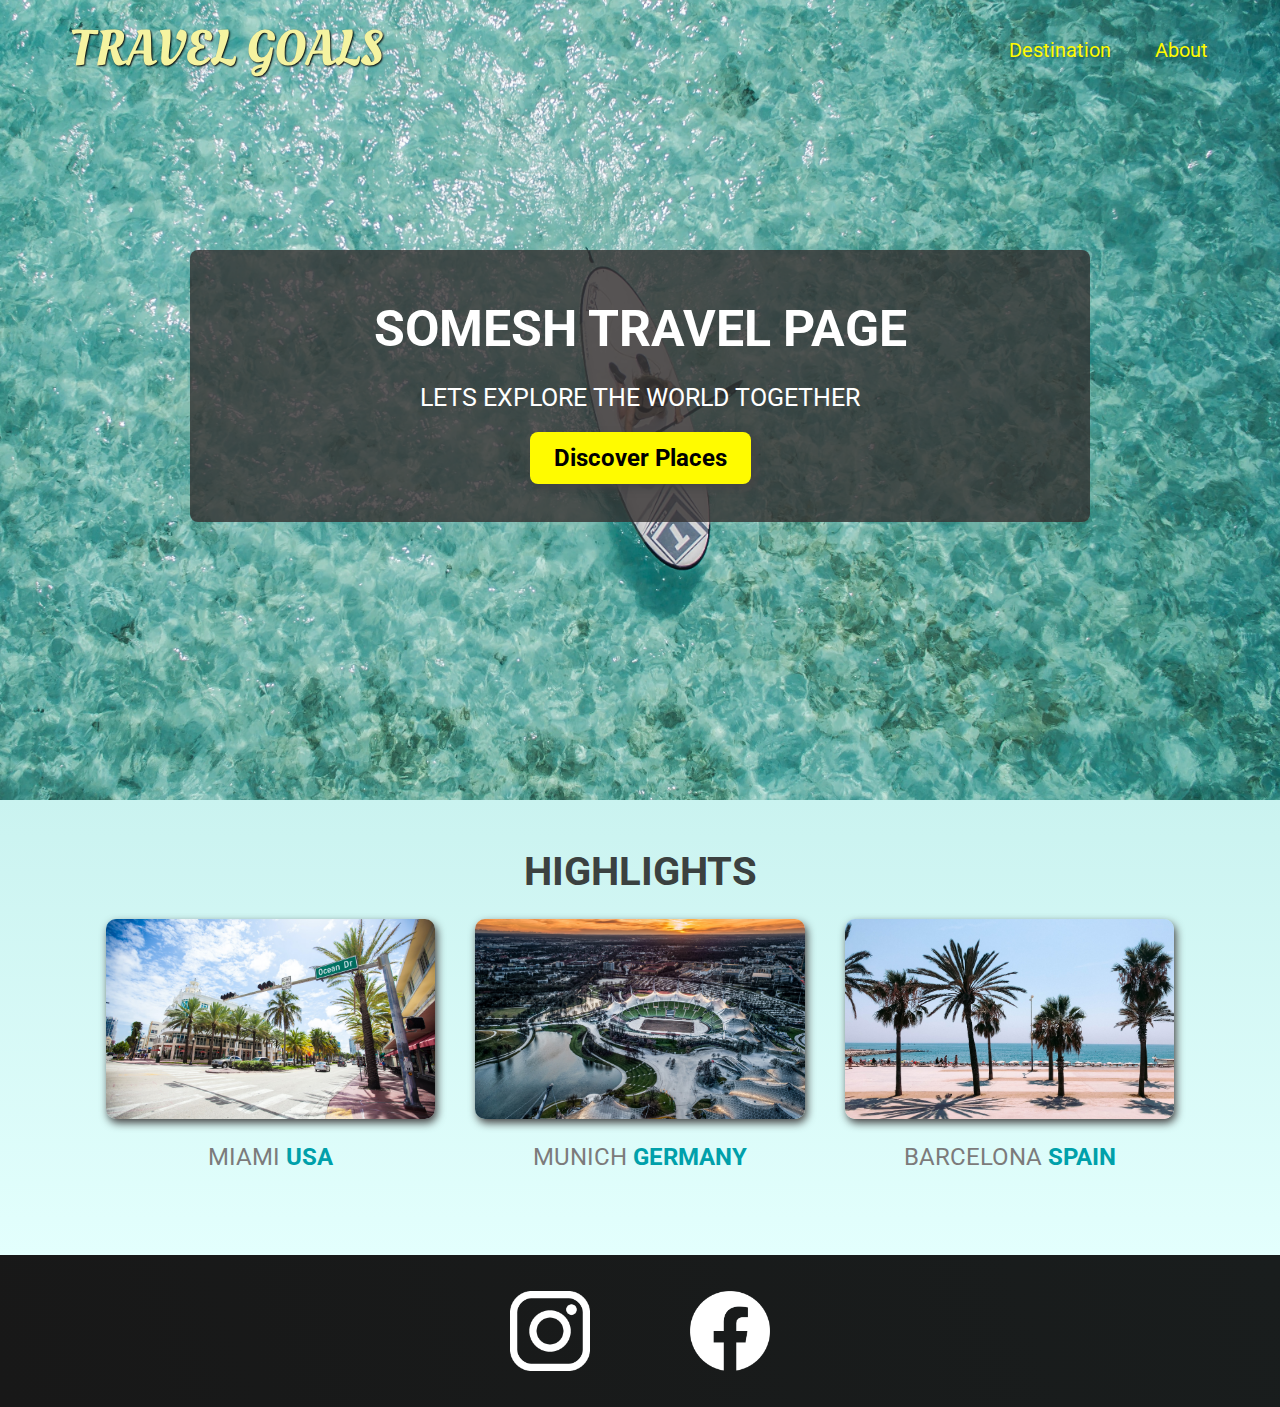
<file: index.html>
<!DOCTYPE html>
<html lang="en">

<head>
    <meta charset="UTF-8">
    <meta http-equiv="X-UA-Compatible" content="IE=edge">
    <meta name="viewport" content="width=device-width, initial-scale=1.0">
    <title>Travel Goals</title>
    <link href="https://fonts.googleapis.com/css2?family=Frijole&family=Oleo+Script&family=Roboto&display=swap"
        rel="stylesheet">
    <link rel="stylesheet" href="shared.css">
    <link rel="stylesheet" href="style.css">

</head>

<body>
    <header>
        <div id="travellogo">
            <a href="/index.html">Travel Goals</a>
        </div>
        <nav>
            <ul>
                <li><a href="/places.html">Destination</a></li>
                <li><a href="">About</a></li>

            </ul>
        </nav>
    </header>
    <main>
        <section id="Hero">
            <div id="HeroContent">
                <h1>Somesh Travel Page</h1>
                <p>lets explore the world together</p>
                <a href="/places.html">Discover Places</a>
            </div>
        </section>
        <section id="highlights">
            <h2>Highlights</h2>
            <ul id="destination">
                <li class="destination">
                    <img src="/images/miami.jpg" alt="Miami Sunny Day">
                    <p>Miami <Strong>Usa</Strong></p>
                </li>
                <li class="destination">
                    <img src="/images/munich.jpg" alt="Munich Stadium in Winter">
                    <p>Munich <Strong>Germany</Strong></p>
                </li>
                <li class="destination">
                    <img src="/images/barcelona.jpg" alt="Palm Beach in Barcelona">
                    <p>Barcelona <strong>Spain</strong></p>
                </li>
            </ul>

        </section>
    </main>
    <footer>
        <ul>
            <li>
                <a href="www.instagram.com">
                    <img src="/images/insta.png" alt="Insta LOgo">
                </a>

            </li>
            <li>
                <a href="www.Facebook.com">
                    <img src="/images/facebook.png" alt="Facebook Logo">
                </a>
            </li>
        </ul>
    </footer>

</body>

</html>
</file>
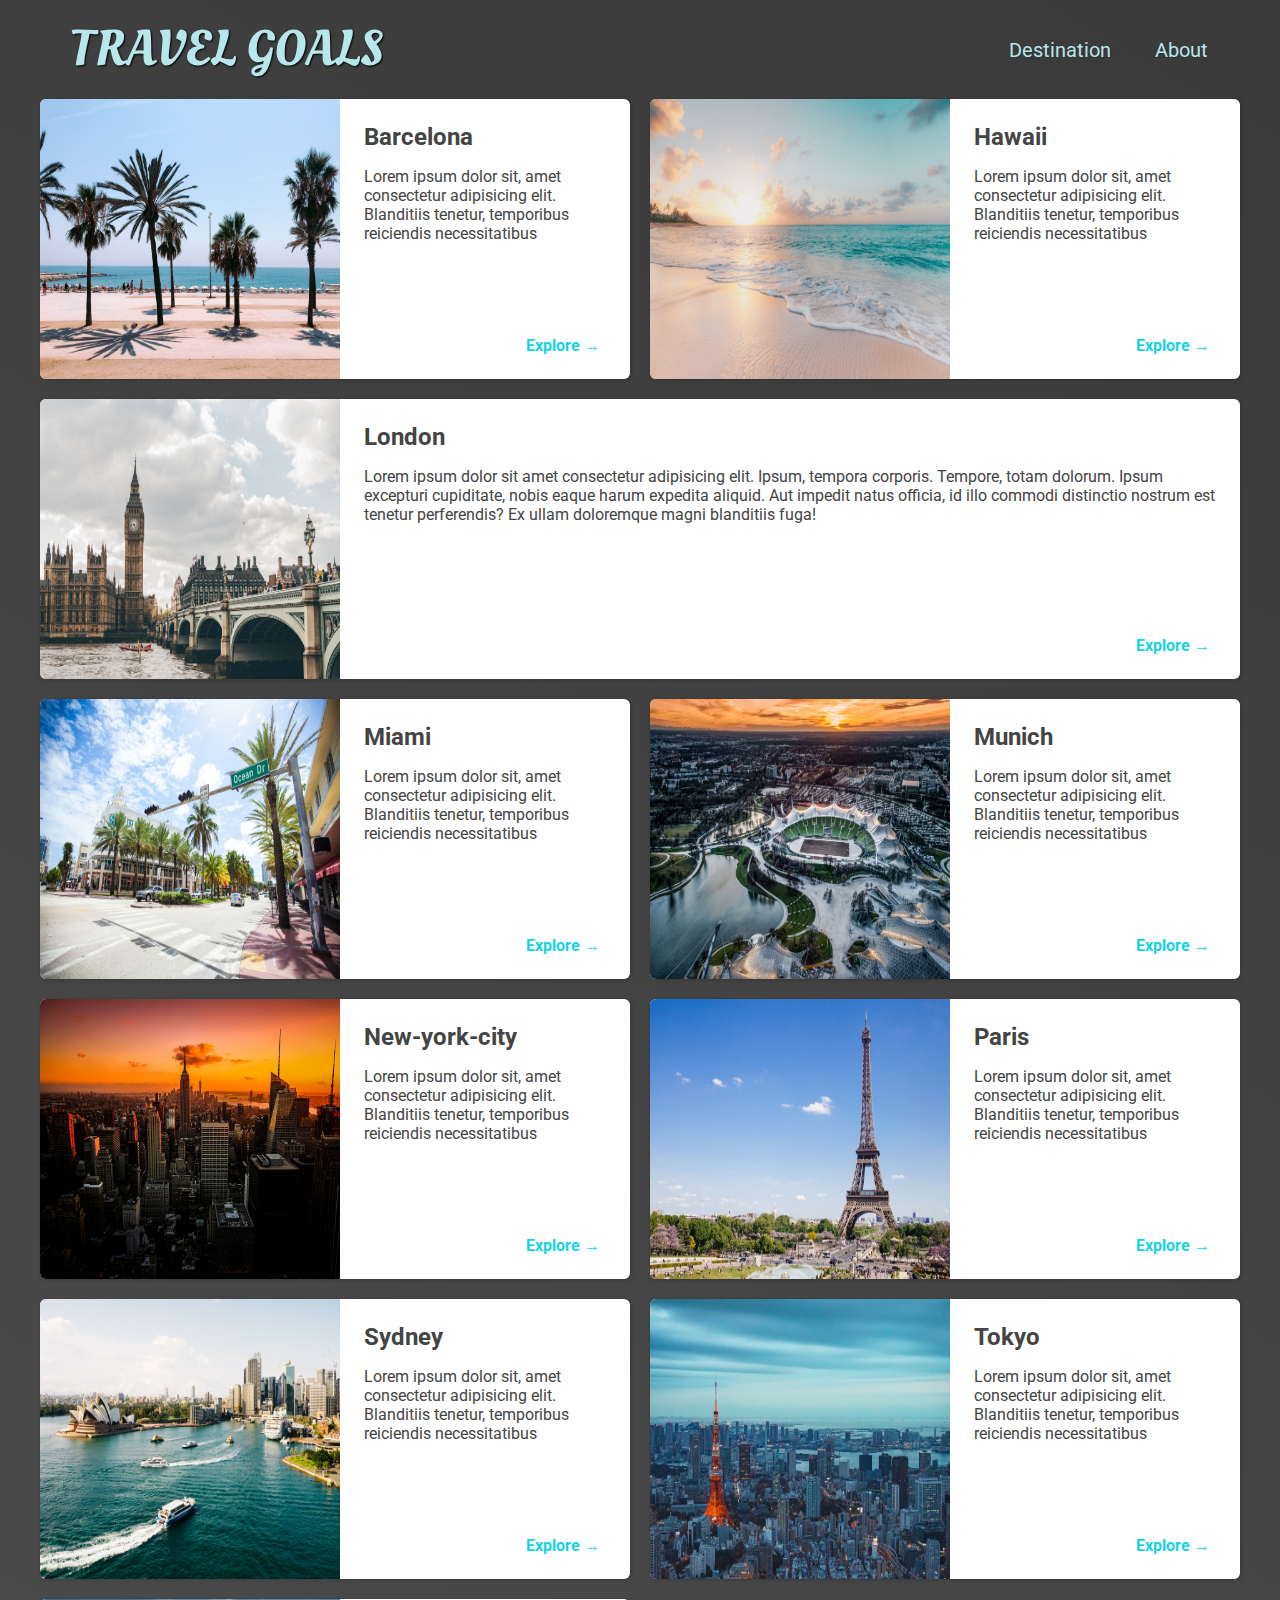
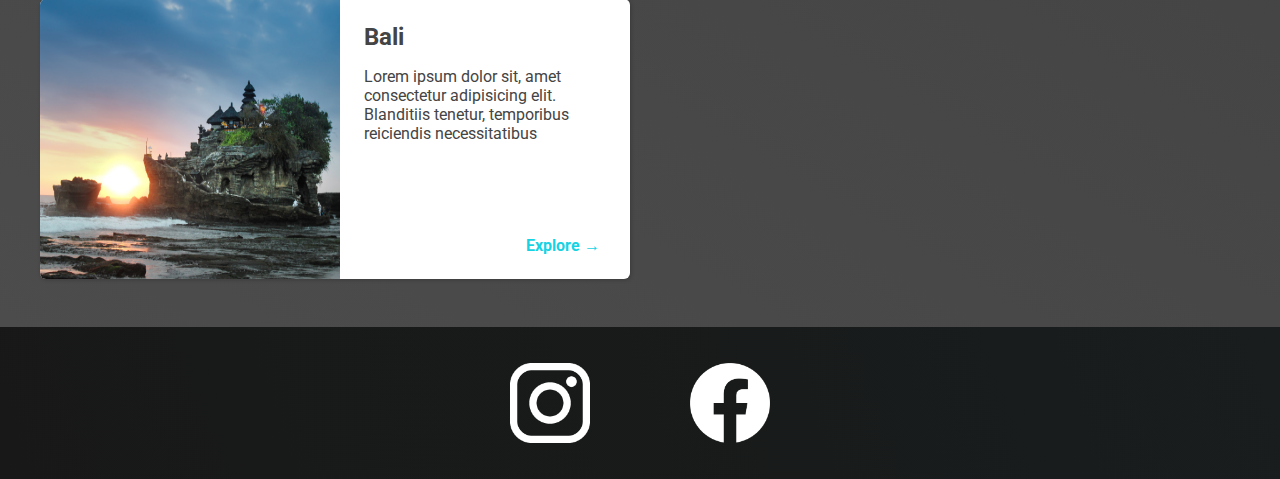
<file: places.html>
<!DOCTYPE html>
<html lang="en">

<head>
    <meta charset="UTF-8">
    <meta http-equiv="X-UA-Compatible" content="IE=edge">
    <meta name="viewport" content="width=device-width, initial-scale=1.0">
    <title>Travel Goals</title>
    <link href="https://fonts.googleapis.com/css2?family=Frijole&family=Oleo+Script&family=Roboto&display=swap"
        rel="stylesheet">
    <link rel="stylesheet" href="shared.css">
    <link rel="stylesheet" href="places.css">

</head>

<body>
    <header>
        <div id="travellogo">
            <a href="/index.html">Travel Goals</a>
        </div>
        <nav>
            <ul>
                <li><a href="/destination.html">Destination</a></li>
                <li><a href="">About</a></li>

            </ul>
        </nav>
    </header>
    <main>
        <ul>

            <li>
                <img src="/images/barcelona.jpg" alt="City Of Barcelona">
                <div class="item-content">
                    <div>
                        <h2>Barcelona</h2>
                        <p>Lorem ipsum dolor sit, amet consectetur adipisicing elit. Blanditiis tenetur, temporibus
                            reiciendis necessitatibus </p>
                    </div>
                    <div class="actions">
                        <a href="https://en.wikipedia.org/wiki/Barcelona">Explore &#x2192</a>
                    </div>
                </div>
            </li>


            <li>
                <img src="/images/hawaii.jpg" alt="City Of Hawaii">
                <div class="item-content">
                    <div>
                        <h2>Hawaii</h2>
                        <p>Lorem ipsum dolor sit, amet consectetur adipisicing elit. Blanditiis tenetur, temporibus
                            reiciendis necessitatibus </p>
                    </div>
                    <div class="actions">
                        <a href="https://en.wikipedia.org/wiki/hawaii">Explore &#x2192</a>
                    </div>
                </div>
            </li>


            <li>
                <img src="/images/london.jpg" alt="City Of London">
                <div class="item-content">
                    <div>
                        <h2>London</h2>
                        <p>Lorem ipsum dolor sit amet consectetur adipisicing elit. Ipsum, tempora corporis. Tempore,
                            totam dolorum. Ipsum excepturi cupiditate, nobis eaque harum expedita aliquid. Aut impedit
                            natus officia, id illo commodi distinctio nostrum est tenetur perferendis? Ex ullam
                            doloremque magni blanditiis fuga!</p>
                    </div>
                    <div class="actions">
                        <a href="https://en.wikipedia.org/wiki/London">Explore &#x2192</a>
                    </div>
                </div>
            </li>

            <li>
                <img src="/images/miami.jpg" alt="City Of Miami">
                <div class="item-content">
                    <div>
                        <h2>Miami</h2>
                        <p>Lorem ipsum dolor sit, amet consectetur adipisicing elit. Blanditiis tenetur, temporibus
                            reiciendis necessitatibus </p>
                    </div>
                    <div class="actions">
                        <a href="https://en.wikipedia.org/wiki/Miami">Explore &#x2192</a>
                    </div>
                </div>
            </li>
            <li>
                <img src="/images/munich.jpg" alt="City Of Munich">
                <div class="item-content">
                    <div>
                        <h2>Munich</h2>
                        <p>Lorem ipsum dolor sit, amet consectetur adipisicing elit. Blanditiis tenetur, temporibus
                            reiciendis necessitatibus </p>
                    </div>
                    <div class="actions">
                        <a href="https://en.wikipedia.org/wiki/munich">Explore &#x2192</a>
                    </div>
                </div>
            </li>
            <li>
                <img src="/images/new-york-city.jpg" alt="City Of New-york-city">
                <div class="item-content">
                    <div>
                        <h2>New-york-city</h2>
                        <p>Lorem ipsum dolor sit, amet consectetur adipisicing elit. Blanditiis tenetur, temporibus
                            reiciendis necessitatibus </p>
                    </div>
                    <div class="actions">
                        <a href="https://en.wikipedia.org/wiki/new-york-city">Explore &#x2192</a>
                    </div>
                </div>
            </li>
            <li>
                <img src="/images/paris.jpg" alt="City Of Paris">
                <div class="item-content">
                    <div>
                        <h2>Paris</h2>
                        <p>Lorem ipsum dolor sit, amet consectetur adipisicing elit. Blanditiis tenetur, temporibus
                            reiciendis necessitatibus </p>
                    </div>
                    <div class="actions">
                        <a href="https://en.wikipedia.org/wiki/Paris">Explore &#x2192</a>
                    </div>
                </div>
            </li>
            <li>
                <img src="/images/sydney.jpg" alt="City Of Sydney">
                <div class="item-content">
                    <div>
                        <h2>Sydney</h2>
                        <p>Lorem ipsum dolor sit, amet consectetur adipisicing elit. Blanditiis tenetur, temporibus
                            reiciendis necessitatibus </p>
                    </div>
                    <div class="actions">
                        <a href="https://en.wikipedia.org/wiki/Sydney">Explore &#x2192</a>
                    </div>
                </div>
            </li>
            <li>
                <img src="/images/tokyo.jpg" alt="City Of Tokyo">
                <div class="item-content">
                    <div>
                        <h2>Tokyo</h2>
                        <p>Lorem ipsum dolor sit, amet consectetur adipisicing elit. Blanditiis tenetur, temporibus
                            reiciendis necessitatibus </p>
                    </div>
                    <div class="actions">
                        <a href="https://en.wikipedia.org/wiki/Tokyo">Explore &#x2192</a>
                    </div>
                </div>
            </li>
            <li>
                <img src="/images/bali.jpg" alt="City Of Bali">
                <div class="item-content">
                    <div>
                        <h2>Bali</h2>
                        <p>Lorem ipsum dolor sit, amet consectetur adipisicing elit. Blanditiis tenetur, temporibus
                            reiciendis necessitatibus </p>
                    </div>
                    <div class="actions">
                        <a href="https://en.wikipedia.org/wiki/Bali">Explore &#x2192</a>
                    </div>
                </div>
            </li>
        </ul>
    </main>
    <footer>
        <ul>
            <li>
                <a href="www.instagram.com">
                    <img src="/images/insta.png" alt="Insta LOgo">
                </a>

            </li>
            <li>
                <a href="www.Facebook.com">
                    <img src="/images/facebook.png" alt="Facebook Logo">
                </a>
            </li>
        </ul>
    </footer>

</body>

</html>
</file>
<file: shared.css>
body{
  font-family: 'Roboto', sans-serif;
    margin: 0;
}
#travellogo a{
padding: 10px;
font-family: 'Oleo Script', sans-serif;
color: rgb(245,243,160);
font-size: 50px;
text-decoration: none;
text-transform: uppercase;
text-shadow: 1px 1px 2px rgb(0,0,0);
}
ul {
    list-style: none;
    padding: 0px;
    margin: 0px;
}
header{
    display: flex;
    justify-content: space-between;
    align-items: center;
    padding: 15px 60px;
    position: absolute;
    width: 100%;
    box-sizing: border-box;
}

header ul{
    display: flex;
}

header li{
    margin-left: 20px;
}

header a{
    color: rgb(255,251,0);
    text-decoration: none;
    font-size: 20px;
    padding: 12px;
    text-shadow: 1px 1px 2px rgba(0, 0, 0, 0.2);
    border-radius: 6px;
}

header nav a:hover{
    color: rgb(77,77,77);
    background-color: rgb(255,251,0);
}

footer{
background: linear-gradient(70deg, rgb(24 24 24), rgb(25 29 29));
padding: 36px 0;
} 

footer ul{
    display: flex;
    justify-content: center;
}

footer li{
    width: 80px;
    height: 80px;
    margin: 0 50px;
}

footer img{
    width: 100%;
    height: 100%;
}
</file>
<file: style.css>
#Hero{
    height: 800px;
    background-image: url(/images/ocean.jpg);
    background-position: center;
    background-size: cover;
}
#HeroContent{
    width: 900px;
    background-color: rgba(51,47,47,0.8);
    box-shadow: 2px,4px,8px,rgb(68, 67, 67);
    border-radius: 8px;
    text-align: center;
    padding: 50px 0;
    margin: 0 auto;
    position: relative;
    top: 250px;
}
#HeroContent h1{
    text-transform: uppercase;
    color: white;
    font-size: 50px;
    margin: 0;
}
#HeroContent p{
    color: white;
    text-transform: uppercase;
    font-size: 25px;
    font-weight: 0;
    font-family: 'Roboto', sans-serif; 
    margin-bottom: 32px;
}
#HeroContent a{
    text-decoration: none;
    background-color: rgb(255,251,0);
    padding: 12px 24px;
    color: black;
    font-size: 24px;
    font-weight: bold;
    /* font-family: 'Roboto', sans-serif;   */
    border-radius: 8px;
    box-shadow: 4px 4px 8px rgb(68, 67, 67);
}
#HeroContent a:hover{
    background-color: rgb(161, 161, 12);
}
#highlights h2{
    text-align: center;
    text-transform: uppercase;
    font-size: 40px;
    color: rgb(59,65,64);
    margin: 24px 0;
    
}
#highlights{
    padding: 24px;
    background: linear-gradient(0deg, rgb(227 255 253), rgb(202 243 240 / 100%));

}
#destination{
    display: flex;
    width: 90%;
    margin: auto;
    margin-bottom: 40px;
}
.destination{
    margin: 0 20px;
    text-transform: uppercase;
    width: 100%;
    
}
.destination p{
    text-align: center;
    font-size: 24px;
    color: rgb(124,123,123);
    margin: 20px 0;
}
.destination img{
 height: 200px;
 width: 100%;
 box-shadow: 2px 4px 8px rgb(68 67 67);
 border-radius: 10px;
 object-fit: cover;
 
}
.destination strong{
    color: rgb(0 ,160, 170);
}
</file>
<file: places.css>
body{
     background: linear-gradient(30deg, rgb(77 77 77), rgb(58 58 58));
     color: rgb(68,68,68);
} 

#travellogo a {
    color: rgb(183,230,235);
}

header{
    position: static;
}

header a{
    color: rgb(183,230,235);
}

header nav a:hover {
    background-color: rgb(183,230,235);
    color: rgb(59, 59,59);
}

main ul{
    width: 1200px;
    margin: 0 auto 48px auto;
   display: grid; 
   grid-template-columns: 1fr 1fr;
   gap: 20px 20px;
}

li:nth-of-type(3){
    grid-column: 1/ span 2;
}

main li{
    display: flex;
    background-color: white;
    box-shadow: 1px 1px 4px rgba(0,0,0,0.2);
    border-radius: 6px;
    overflow: hidden;
}

main li img{
    width: 300px;
    height: 280px;
}

.item-content{
padding: 24px;
display: flex;
flex-direction: column;
justify-content: space-between;
}

.item-content h2 {
    margin: 0px;
}

.actions{
    text-align: right;
}

.actions a{
    text-decoration: none;
    padding: 6px;
    color: rgb(22, 211, 228);
    border-radius: 5px;
    font-weight: bold;
}

.actions a:hover{
    background-color: rgb(235,253,255);
}
</file>
